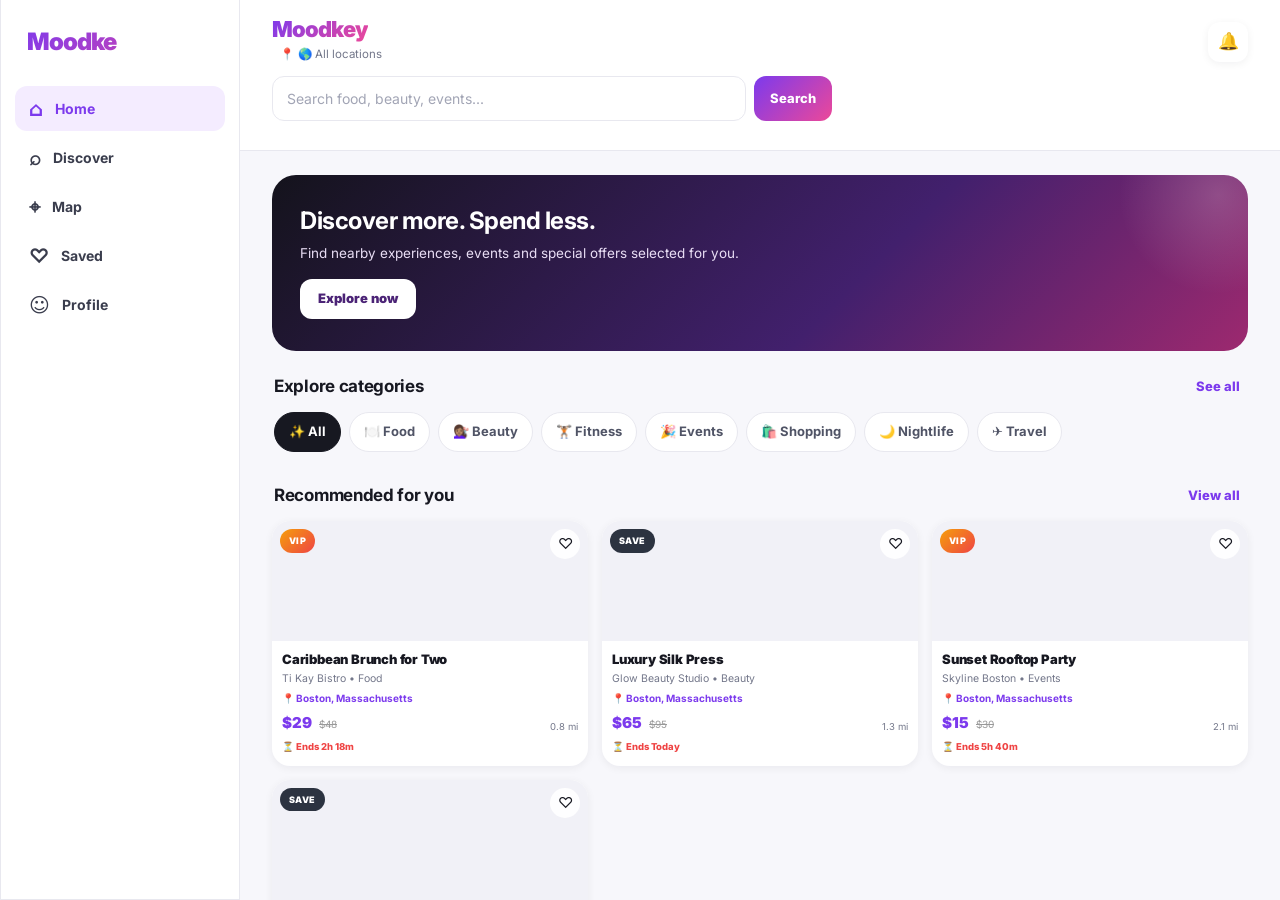
<file: index.html>
<head>
  <meta charset="UTF-8" />
  <meta name="viewport" content="width=device-width, initial-scale=1.0, viewport-fit=cover" />
  <meta name="theme-color" content="#7c3aed" />
  <meta name="description" content="Moodke — Discover more. Spend less. Find nearby experiences, events and special offers selected for you." />
  <title>Moodke — Discover More. Spend Less.</title>

  <!-- PWA -->
  <link rel="manifest" href="manifest.json" />
  <meta name="mobile-web-app-capable" content="yes" />
  <meta name="apple-mobile-web-app-capable" content="yes" />
  <meta name="apple-mobile-web-app-status-bar-style" content="default" />
  <meta name="apple-mobile-web-app-title" content="Moodke" />
  <meta name="application-name" content="Moodke" />
  <meta name="format-detection" content="telephone=no" />

  <!-- Icons -->
  <link rel="icon" type="image/svg+xml" href="images/icon.svg" />
  <link rel="apple-touch-icon" href="images/icon-192.png" />

  <!-- Fonts -->
  <link rel="preconnect" href="https://fonts.googleapis.com">
  <link rel="preconnect" href="https://fonts.gstatic.com" crossorigin>
  <link rel="stylesheet" href="https://fonts.googleapis.com/css2?family=Inter:wght@400;500;600;700;800;900&display=swap">

  <!-- Styles -->
  <link rel="stylesheet" href="css/style.css" />
</head>
<body>
  <a href="#main" class="skip-link">Skip to content</a>

  <div class="app">
    <header class="topbar" role="banner">
      <div class="brandrow">
        <div>
          <div class="brand"><span>Moodkey</span></div>
          <button class="location" id="locationBtn" type="button" onclick="openLocationModal()">
            📍 <span id="locationLabel">🌎 All locations</span>
          </button>
        </div>
        <button class="iconbtn" id="notifBtn" aria-label="Notifications" type="button">🔔</button>
      </div>

      <form class="searchbar" role="search" onsubmit="event.preventDefault(); go('search');">
        <input
          id="searchInput"
          type="search"
          placeholder="Search food, beauty, events..."
          aria-label="Search offers"
          autocomplete="off"
        />
        <button id="searchBtn" type="submit">Search</button>
      </form>
    </header>

    <main id="main" role="main">
      <!-- HOME -->
      <section id="home" class="page active" aria-labelledby="home-title">
        <div class="hero">
          <h1 id="home-title">Discover more. Spend less.</h1>
          <p>Find nearby experiences, events and special offers selected for you.</p>
          <button type="button" onclick="go('categories')">Explore now</button>
        </div>

        <div class="sectionhead">
          <h2>Explore categories</h2>
          <button class="linkbtn" type="button" onclick="go('categories')">See all</button>
        </div>
        <div class="chips" id="categoryChips"></div>

        <div class="sectionhead">
          <h2>Recommended for you</h2>
          <button class="linkbtn" type="button" onclick="go('search')">View all</button>
        </div>
        <div class="grid" id="homeOffers"></div>

        <!-- NEW THIS WEEK -->
        <div id="newSection" style="display:none">
          <div class="sectionhead">
            <h2>🆕 New this week</h2>
            <button class="linkbtn" type="button" onclick="go('search')">See all</button>
          </div>
          <div class="list" id="newOffers"></div>
        </div>

        <div class="sectionhead"><h2>Ending soon</h2></div>
        <div class="list" id="endingOffers"></div>
      </section>

      <!-- SEARCH -->
      <section id="search" class="page" aria-labelledby="search-title">
        <div class="sectionhead">
          <h2 id="search-title">Search results</h2>
          <span id="resultCount" class="location"></span>
        </div>
        <div class="chips" id="filterChips"></div>
        <div class="list" id="searchResults" style="margin-top:14px"></div>
      </section>

      <!-- CATEGORIES -->
      <section id="categories" class="page" aria-labelledby="cat-title">
        <div class="sectionhead"><h2 id="cat-title">All categories</h2></div>
        <div class="categorygrid" id="categoryGrid"></div>
      </section>

      <!-- MAP -->
      <section id="map" class="page" aria-labelledby="map-title">
        <div class="sectionhead">
          <h2 id="map-title">Map view</h2>
          <span class="location" id="mapLocationLabel">Offers near you</span>
        </div>
        <div class="map" id="mapBox" aria-label="Map of nearby offers"></div>
      </section>

      <!-- FAVORITES -->
      <section id="favorites" class="page" aria-labelledby="fav-title">
        <div class="sectionhead"><h2 id="fav-title">Your favorites</h2></div>
        <div class="list" id="favoriteList"></div>
      </section>

      <!-- PROFILE -->
      <section id="profile" class="page" aria-labelledby="profile-title">

        <div id="noProfile" class="card profilehead">
          <div class="avatar" aria-hidden="true">?</div>
          <h2 style="margin:12px 0 6px">Welcome to Moodke</h2>
          <p class="location" style="justify-content:center;margin-bottom:18px">
            Create a profile to get started
          </p>

          <div class="rolepick">
            <button class="rolecard" type="button" onclick="startProfile('personal')">
              <div class="rolecard-icon">👤</div>
              <strong>Personal</strong>
              <small>Discover offers & save favorites</small>
            </button>

            <button class="rolecard" type="button" onclick="startProfile('business')">
              <div class="rolecard-icon">🏪</div>
              <strong>Business</strong>
              <small>Publish offers & reach customers</small>
            </button>
          </div>
        </div>

        <div id="createProfileForm" class="card" style="display:none">
          <div class="sectionhead" style="margin-top:0">
            <h2 id="profileFormTitle">Create personal profile</h2>
            <button class="linkbtn" type="button" onclick="cancelProfile()">Cancel</button>
          </div>

          <form onsubmit="saveProfile(event)">
            <label for="pf-name">Full name</label>
            <input id="pf-name" name="name" required placeholder="Your name" />

            <label for="pf-email">Email</label>
            <input id="pf-email" name="email" type="email" required placeholder="you@email.com" />

            <div id="bizFields" style="display:none">
              <label for="pf-biz">Business name</label>
              <input id="pf-biz" name="businessName" placeholder="Your business" />

              <label for="pf-cat">Business category</label>
              <select id="pf-cat" name="businessCategory">
                <option>Food</option>
                <option>Beauty</option>
                <option>Fitness</option>
                <option>Events</option>
                <option>Shopping</option>
                <option>Services</option>
                <option>Cafés</option>
                <option>Wellness</option>
              </select>

              <label for="pf-state">State</label>
              <select id="pf-state" name="state">
                <option value="">Select a state</option>
              </select>

              <label for="pf-city">City</label>
              <input id="pf-city" name="city" placeholder="City" />

              <label for="pf-address">Street address</label>
              <input id="pf-address" name="address" placeholder="123 Main St" />
            </div>

            <label for="pf-phone">Phone (optional)</label>
            <input id="pf-phone" name="phone" placeholder="+1 555 000 0000" />

            <button class="primarybtn" type="submit">Create profile</button>
          </form>
        </div>

        <div id="profileActive" style="display:none">
          <div class="card profilehead">
            <div class="avatar" id="profileAvatar" aria-hidden="true">MB</div>
            <h2 id="profileName" style="margin-bottom:4px">Manouche</h2>
            <div class="location" id="profileMeta" style="justify-content:center">
              Moodke Explorer
            </div>

            <div class="statrow">
              <div class="stat"><strong id="savedStat">0</strong><small>Saved</small></div>
              <div class="stat"><strong>$84</strong><small>Savings</small></div>
              <div class="stat"><strong>12</strong><small>Visits</small></div>
            </div>

            <div class="roleToggle">
              <button id="userRoleBtn" class="active" type="button" onclick="setRole('user')">Customer</button>
              <button id="businessRoleBtn" type="button" onclick="setRole('business')">Business</button>
            </div>
          </div>

          <div id="customerMenu" class="card">
            <div class="menuitem"><span>🎟️ My reservations</span><span>›</span></div>
            <div class="menuitem"><span>🌐 Language</span><span>English ›</span></div>
            <div class="menuitem" onclick="logout()" style="color:var(--danger)">
              <span>🚪 Log out</span><span>›</span>
            </div>
          </div>

          <div id="businessPanel" style="display:none">
            <div class="bizinfo card">
              <div class="bizinfo-row">
                <span>🏢 <strong id="bizNameLabel">—</strong></span>
                <span id="bizCatLabel" class="biztag">—</span>
              </div>
              <div class="bizinfo-row" style="color:var(--muted);font-size:12px">
                📍 <span id="bizAddrLabel">—</span>
              </div>
            </div>

            <div class="dashboardstats">
              <div class="dashstat"><small>Offer views</small><strong id="viewStat">1,248</strong></div>
              <div class="dashstat"><small>Saves</small><strong id="saveBizStat">86</strong></div>
              <div class="dashstat"><small>Reservations</small><strong>34</strong></div>
              <div class="dashstat"><small>Conversion</small><strong>8.2%</strong></div>
            </div>

            <button class="primarybtn" type="button" onclick="openCreateOffer()">
              ＋ Create a new offer
            </button>

            <div class="sectionhead"><h2>Your active offers</h2></div>
            <div class="list" id="businessOffers"></div>

            <div class="menuitem" onclick="logout()" style="color:var(--danger);margin-top:14px">
              <span>🚪 Log out</span><span>›</span>
            </div>
          </div>
        </div>

      </section>
    </main>

    <nav class="bottomnav" role="navigation" aria-label="Primary">
      <button class="navbtn active" data-page="home" type="button" onclick="go('home')"><span>⌂</span>Home</button>
      <button class="navbtn" data-page="search" type="button" onclick="go('search')"><span>⌕</span>Discover</button>
      <button class="navbtn" data-page="map" type="button" onclick="go('map')"><span>⌖</span>Map</button>
      <button class="navbtn" data-page="favorites" type="button" onclick="go('favorites')"><span>♡</span>Saved</button>
      <button class="navbtn" data-page="profile" type="button" onclick="go('profile')"><span>☺</span>Profile</button>
    </nav>
  </div>

  <!-- Detail Modal -->
  <div class="modal" id="detailModal" role="dialog" aria-modal="true">
    <div class="sheet">
      <button class="close" type="button" onclick="closeModal('detailModal')" aria-label="Close">×</button>
      <div id="detailContent"></div>
    </div>
  </div>

  <!-- Location Modal -->
  <div class="modal" id="locationModal" role="dialog" aria-modal="true" aria-labelledby="locTitle">
    <div class="sheet">
      <button class="close" type="button" onclick="closeModal('locationModal')" aria-label="Close">×</button>
      <h2 id="locTitle">Where are you looking?</h2>
      <p style="color:var(--muted);font-size:13px;margin-top:0">
        We'll show offers available in your area. Leave empty to see all offers.
      </p>

      <form onsubmit="saveLocation(event)">
        <label for="loc-state">State</label>
        <select id="loc-state" name="state">
          <option value="">All states</option>
        </select>

        <label for="loc-city">City (optional)</label>
        <input id="loc-city" name="city" placeholder="e.g. Boston" />

        <button class="primarybtn" type="submit">Apply filter</button>
        <button class="secondarybtn" type="button" onclick="clearLocation()">Show all locations</button>
      </form>
    </div>
  </div>

  <!-- Create Modal -->
  <div class="modal" id="createModal" role="dialog" aria-modal="true">
    <div class="sheet">
      <button class="close" type="button" onclick="closeModal('createModal')" aria-label="Close">×</button>
      <h2 id="createTitle">Create an offer</h2>

      <form id="offerForm" onsubmit="createOffer(event)">

        <label>Offer image</label>
        <div class="upload-zone" id="uploadZone" onclick="document.getElementById('offerImage').click()">
          <input type="file" id="offerImage" name="image" accept="image/*" hidden />
          <div class="upload-placeholder" id="uploadPlaceholder">
            <div class="upload-icon">📷</div>
            <div class="upload-text">
              <strong>Click to upload</strong>
              <small>PNG, JPG, WEBP • Max 5MB</small>
            </div>
          </div>
          <img id="uploadPreview" class="upload-preview" alt="Preview" style="display:none" />
          <button type="button" class="upload-remove" id="uploadRemove" style="display:none"
                  onclick="event.stopPropagation();clearUpload()" aria-label="Remove image">×</button>
        </div>

        <label for="of-title">Offer title</label>
        <input id="of-title" name="title" required placeholder="Example: 30% off brunch" />

        <label for="of-biz">Business name</label>
        <input id="of-biz" name="business" required placeholder="Your business" />

        <label for="of-cat">Category</label>
        <select id="of-cat" name="category">
          <option>Food</option>
          <option>Beauty</option>
          <option>Fitness</option>
          <option>Events</option>
          <option>Shopping</option>
          <option>Services</option>
          <option>Cafés</option>
          <option>Wellness</option>
        </select>

        <div class="locgrid">
          <div>
            <label for="of-state">State</label>
            <select id="of-state" name="state" required>
              <option value="">Select state</option>
            </select>
          </div>
          <div>
            <label for="of-city">City</label>
            <input id="of-city" name="city" required placeholder="City" />
          </div>
        </div>

        <label for="of-addr">Street address</label>
        <input id="of-addr" name="address" placeholder="123 Main St" />

        <label for="of-price">New price</label>
        <input id="of-price" name="price" required placeholder="$25" />

        <label for="of-old">Original price</label>
        <input id="of-old" name="oldPrice" placeholder="$40" />

        <label for="of-desc">Description</label>
        <textarea id="of-desc" name="description" placeholder="Describe the experience and conditions"></textarea>

        <label class="checkline">
          <input type="checkbox" name="vip" /> VIP offer
        </label>

        <button class="primarybtn" type="submit">Publish offer</button>
      </form>
    </div>
  </div>

  <div class="toast" id="toast" role="status" aria-live="polite"></div>

  <script src="js/app.js" defer></script>
</body>
</html>
</file>
<file: css/style.css>
/* =========================================================
   MOODKE — Phone-first, natural scroll, edge-to-edge
   ========================================================= */

/* ========== ROOT ========== */
:root {
  --bg: #f7f7fb;
  --bg-soft: #f1f1f7;
  --card: #ffffff;
  --text: #171821;
  --text-2: #3a3d4d;
  --muted: #73778a;
  --line: #e8e8ef;
  --line-2: #dcdce5;

  --primary: #7c3aed;
  --primary-2: #ec4899;
  --primary-soft: #f4ecff;
  --gradient: linear-gradient(135deg, #7c3aed, #ec4899);
  --gradient-dark: linear-gradient(135deg, #14131c, #42206d 60%, #9d296f);

  --danger: #ef4444;
  --success: #0f9d72;

  --shadow-xs: 0 1px 2px rgba(24, 24, 35, .05);
  --shadow-sm: 0 2px 8px rgba(24, 24, 35, .06);
  --shadow: 0 10px 30px rgba(24, 24, 35, .08);
  --shadow-lg: 0 20px 45px rgba(24, 24, 35, .12);
  --shadow-primary: 0 8px 24px rgba(124, 58, 237, .30);

  --radius: 22px;
  --radius-lg: 28px;
  --ease: cubic-bezier(.4, 0, .2, 1);
  --ease-spring: cubic-bezier(.34, 1.56, .64, 1);
  --speed: .25s;

  --safe-top: env(safe-area-inset-top, 0px);
  --safe-bottom: env(safe-area-inset-bottom, 0px);

  --nav-h: 62px;
}

/* =========================================================
   RESET — IMPORTANT: pa gen height: 100%, scroll natirèl
   ========================================================= */
*, *::before, *::after { box-sizing: border-box; }

html {
  margin: 0;
  padding: 0;
  -webkit-text-size-adjust: 100%;
  scroll-behavior: smooth;
  /* PA GEN height oswa overflow */
}

body {
  margin: 0;
  padding: 0;
  background: var(--bg);
  font-family: 'Inter', system-ui, -apple-system, BlinkMacSystemFont, "Segoe UI", sans-serif;
  color: var(--text);
  font-size: 15px;
  line-height: 1.5;
  -webkit-font-smoothing: antialiased;
  -moz-osx-font-smoothing: grayscale;
  overflow-x: hidden;
  /* PA GEN height: 100% — sa bloke scroll */
}

img, svg { max-width: 100%; display: block; }
button, input, select, textarea { font: inherit; color: inherit; }
button { cursor: pointer; border: 0; background: none; }

:focus-visible { outline: 2px solid var(--primary); outline-offset: 2px; border-radius: 8px; }

::-webkit-scrollbar { width: 8px; height: 8px; }
::-webkit-scrollbar-track { background: transparent; }
::-webkit-scrollbar-thumb { background: var(--line-2); border-radius: 999px; }

/* ========== SKIP LINK ========== */
.skip-link {
  position: absolute;
  left: -9999px; top: 0;
  background: var(--text);
  color: #fff;
  padding: 10px 16px;
  z-index: 9999;
  text-decoration: none;
  font-weight: 700;
}
.skip-link:focus { left: 0; }

/* =========================================================
   APP SHELL — scroll natirèl
   ========================================================= */
.app {
  width: 100%;
  min-height: 100vh;
  min-height: 100dvh;
  margin: 0;
  padding: 0;
  padding-bottom: calc(var(--nav-h) + var(--safe-bottom) + 8px);
  background: var(--bg);
  position: relative;
}

/* =========================================================
   TOPBAR — full width sticky
   ========================================================= */
.topbar {
  position: sticky;
  top: 0;
  z-index: 20;
  width: 100%;
  background: rgba(247, 247, 251, .95);
  backdrop-filter: blur(18px) saturate(160%);
  -webkit-backdrop-filter: blur(18px) saturate(160%);
  padding: calc(12px + var(--safe-top)) 14px 10px;
  border-bottom: 1px solid var(--line);
}

.brandrow {
  display: flex;
  justify-content: space-between;
  align-items: center;
  gap: 10px;
}

.brand {
  font-size: 22px;
  font-weight: 900;
  letter-spacing: -1px;
  line-height: 1;
}

.brand span {
  background: var(--gradient);
  -webkit-background-clip: text;
  background-clip: text;
  color: transparent;
}

.location {
  font-size: 11.5px;
  color: var(--muted);
  display: inline-flex;
  align-items: center;
  gap: 4px;
  margin-top: 3px;
  padding: 3px 8px;
  border-radius: 999px;
  transition: background var(--speed) var(--ease), color var(--speed) var(--ease);
}
#locationBtn.active { background: var(--primary-soft); color: var(--primary); font-weight: 700; }

.iconbtn {
  width: 40px; height: 40px;
  border-radius: 12px;
  background: var(--card);
  box-shadow: var(--shadow-sm);
  display: grid;
  place-items: center;
  font-size: 17px;
  transition: transform var(--speed) var(--ease);
  flex-shrink: 0;
}
.iconbtn:active { transform: scale(.92); }

.searchbar { display: flex; gap: 8px; margin-top: 10px; }

.searchbar input {
  flex: 1;
  min-width: 0;
  border: 1px solid var(--line);
  background: #fff;
  border-radius: 12px;
  padding: 11px 14px;
  font-size: 14px;
  outline: none;
}
.searchbar input:focus {
  border-color: var(--primary);
  box-shadow: 0 0 0 4px rgba(124, 58, 237, .12);
}
.searchbar input::placeholder { color: #a2a5b5; }

.searchbar button {
  border-radius: 12px;
  padding: 0 16px;
  background: var(--gradient);
  color: #fff;
  font-weight: 800;
  font-size: 13px;
  flex-shrink: 0;
}
.searchbar button:active { transform: scale(.96); }

/* =========================================================
   MAIN — 0 padding, scroll natirèl
   ========================================================= */
main {
  width: 100%;
  padding: 0;
  display: block;
}

.page { display: none; }
.page.active { display: block; }

/* =========================================================
   HERO — edge-to-edge
   ========================================================= */
.hero {
  background: var(--gradient-dark);
  color: #fff;
  border-radius: 0;
  margin: 0;
  padding: 24px 18px;
  position: relative;
  overflow: hidden;
  isolation: isolate;
}

.hero::before {
  content: "";
  position: absolute;
  width: 200px; height: 200px;
  border-radius: 50%;
  background: radial-gradient(circle, rgba(255,255,255,.18), transparent 70%);
  right: -70px; top: -80px;
  z-index: -1;
}

.hero h1 {
  font-size: 24px;
  line-height: 1.15;
  margin: 0 0 8px;
  letter-spacing: -.5px;
}

.hero p {
  margin: 0 0 16px;
  color: #e9def5;
  font-size: 13.5px;
}

.hero button {
  background: #fff;
  color: #4b2376;
  padding: 10px 18px;
  border-radius: 12px;
  font-weight: 900;
  font-size: 13px;
}
.hero button:active { transform: scale(.97); }

/* =========================================================
   SECTION HEAD — padding entèn
   ========================================================= */
.sectionhead {
  display: flex;
  justify-content: space-between;
  align-items: center;
  margin: 0;
  padding: 18px 16px 10px;
  gap: 10px;
}
.sectionhead h2 { font-size: 17px; margin: 0; letter-spacing: -.3px; }

.linkbtn {
  color: var(--primary);
  font-weight: 800;
  font-size: 13px;
  padding: 4px 6px;
  border-radius: 8px;
}

/* =========================================================
   CHIPS — padding entèn
   ========================================================= */
.chips {
  display: flex;
  gap: 8px;
  overflow-x: auto;
  padding: 0 16px 10px;
  scrollbar-width: none;
  -webkit-overflow-scrolling: touch;
}
.chips::-webkit-scrollbar { display: none; }

.chip {
  white-space: nowrap;
  border: 1px solid var(--line);
  background: #fff;
  padding: 9px 14px;
  border-radius: 999px;
  font-weight: 700;
  font-size: 13px;
  color: #505466;
  flex-shrink: 0;
}
.chip.active {
  background: var(--text);
  color: #fff;
  border-color: var(--text);
}

/* =========================================================
   GRID — 2 KOLÒN, séparateur liy, edge-to-edge
   ========================================================= */
.grid {
  display: grid;
  grid-template-columns: repeat(2, 1fr);   /* ← 2 kolòn */
  gap: 0;
  background: var(--line);                  /* Koulè séparateur */
}

.grid > * {
  background: var(--card);
}

/* =========================================================
   OFFER CARD — edge-to-edge
   ========================================================= */
.offer {
  background: var(--card);
  border-radius: 0;
  overflow: hidden;
  box-shadow: none;
  position: relative;
  cursor: pointer;
  display: flex;
  flex-direction: column;
  height: 100%;
}
.offer:active { background: var(--bg-soft); }

.offerimg {
  height: 120px;
  background-size: cover;
  background-position: center;
  background-color: var(--bg-soft);
  position: relative;
  flex-shrink: 0;
}

.badge {
  position: absolute;
  left: 8px; top: 8px;
  background: rgba(17, 24, 39, .88);
  backdrop-filter: blur(6px);
  color: #fff;
  border-radius: 999px;
  padding: 5px 9px;
  font-size: 9px;
  font-weight: 900;
  letter-spacing: .4px;
}
.badge.vip { background: linear-gradient(135deg, #f59e0b, #ef4444); }
.badge.new {
  background: linear-gradient(135deg, #10b981, #059669);
  animation: pulseNew 2s ease-in-out infinite;
}

@keyframes pulseNew {
  0%, 100% { transform: scale(1); }
  50%      { transform: scale(1.06); }
}

.fav {
  position: absolute;
  right: 8px; top: 8px;
  width: 30px; height: 30px;
  border-radius: 50%;
  background: rgba(255, 255, 255, .95);
  font-size: 15px;
  display: grid;
  place-items: center;
}
.fav:active { transform: scale(.9); }

.offerbody {
  padding: 10px 10px 12px;
  display: flex;
  flex-direction: column;
  flex: 1;
}

.offertitle {
  font-weight: 900;
  font-size: 13px;
  margin-bottom: 4px;
  letter-spacing: -.2px;
  display: -webkit-box;
  -webkit-line-clamp: 2;
  -webkit-box-orient: vertical;
  overflow: hidden;
  line-height: 1.25;
}

.business { font-size: 10.5px; color: var(--muted); margin-bottom: 4px; }

.bizloc {
  font-size: 10px;
  color: var(--primary);
  font-weight: 700;
  margin-bottom: 6px;
  display: flex;
  align-items: center;
  gap: 3px;
}

.dealrow {
  display: flex;
  justify-content: space-between;
  align-items: end;
  gap: 4px;
  margin-top: auto;
}

.price { font-size: 15px; font-weight: 900; color: var(--primary); }
.old { font-size: 10px; text-decoration: line-through; color: #999; margin-left: 3px; }
.distance { font-size: 9.5px; color: var(--muted); }

.countdown {
  font-size: 9.5px;
  color: var(--danger);
  font-weight: 800;
  margin-top: 5px;
}

/* =========================================================
   LIST — edge-to-edge, séparateur
   ========================================================= */
.list {
  display: flex;
  flex-direction: column;
  gap: 0;
  background: var(--line);
}

.wideoffer {
  display: flex;
  background: #fff;
  border-radius: 0;
  overflow: hidden;
  box-shadow: none;
  cursor: pointer;
  min-height: 96px;
}
.wideoffer:active { background: var(--bg-soft); }

.wideoffer .thumb {
  width: 100px;
  min-height: 96px;
  background-size: cover;
  background-position: center;
  background-color: var(--bg-soft);
  flex-shrink: 0;
}

.wideoffer .content {
  padding: 10px 12px;
  flex: 1;
  min-width: 0;
  display: flex;
  flex-direction: column;
  justify-content: center;
}

.wideoffer .offertitle { font-size: 13.5px; }
.wideoffer .price { font-size: 15px; }

/* =========================================================
   CARD — edge-to-edge
   ========================================================= */
.card {
  background: #fff;
  border-radius: 0;
  padding: 16px;
  box-shadow: none;
  margin-bottom: 0;
  border-bottom: 1px solid var(--line);
}

/* =========================================================
   CATEGORY GRID — 2 KOLÒN (olye 3)
   ========================================================= */
.categorygrid {
  display: grid;
  grid-template-columns: repeat(2, 1fr);   /* ← 2 kolòn */
  gap: 0;
  background: var(--line);
}
.categorygrid > * {
  background: #fff;
}

.category {
  background: #fff;
  border-radius: 0;
  padding: 22px 10px;
  text-align: center;
  font-weight: 800;
  font-size: 13px;
  cursor: pointer;
  width: 100%;
  display: block;
}
.category:active { background: var(--bg-soft); }
.category span { display: block; font-size: 28px; margin-bottom: 6px; }

/* =========================================================
   MAP
   ========================================================= */
.map {
  height: 70vh;
  min-height: 400px;
  border-radius: 0;
  background:
    radial-gradient(circle at 25% 25%, #d9f3e5 0 10%, transparent 11%),
    radial-gradient(circle at 70% 35%, #cfe2ff 0 12%, transparent 13%),
    linear-gradient(35deg, #eef0f5 25%, transparent 25% 75%, #eef0f5 75%),
    #fff;
  position: relative;
  overflow: hidden;
}

.road { position: absolute; background: #d4d6dd; border-radius: 10px; }
.road.r1 { width: 700px; height: 18px; transform: rotate(25deg); left: -120px; top: 180px; }
.road.r2 { width: 18px; height: 600px; transform: rotate(12deg); left: 230px; top: -40px; }

.pin {
  position: absolute;
  width: 42px; height: 42px;
  border-radius: 50% 50% 50% 0;
  transform: rotate(-45deg);
  background: var(--gradient);
  color: #fff;
  box-shadow: var(--shadow-primary);
  display: grid;
  place-items: center;
}
.pin span { display: block; transform: rotate(45deg); font-weight: 900; }

/* =========================================================
   EMPTY
   ========================================================= */
.empty {
  text-align: center;
  color: var(--muted);
  padding: 50px 20px;
  font-size: 14px;
  background: #fff;
}

/* =========================================================
   PROFILE — edge-to-edge
   ========================================================= */
.profilehead {
  text-align: center;
  padding: 26px 20px;
  background: #fff;
  border-radius: 0;
  border-bottom: 1px solid var(--line);
  margin-bottom: 0;
}

.avatar {
  width: 78px; height: 78px;
  border-radius: 50%;
  margin: auto;
  background: var(--gradient);
  display: grid;
  place-items: center;
  color: #fff;
  font-size: 28px;
  font-weight: 900;
  box-shadow: var(--shadow-primary);
}

.statrow {
  display: grid;
  grid-template-columns: repeat(3, 1fr);
  gap: 8px;
  margin-top: 16px;
}

.stat {
  background: var(--primary-soft);
  border-radius: 14px;
  padding: 12px;
  text-align: center;
}
.stat strong { display: block; font-size: 18px; }
.stat small { color: var(--muted); font-size: 11px; }

.menuitem {
  display: flex;
  justify-content: space-between;
  align-items: center;
  padding: 16px;
  border-bottom: 1px solid var(--line);
  font-size: 14px;
  cursor: pointer;
  background: #fff;
}
.menuitem:active { background: var(--bg-soft); }
.menuitem:last-child { border-bottom: 0; }

/* =========================================================
   BUSINESS INFO
   ========================================================= */
.bizinfo {
  padding: 14px 16px;
  border-bottom: 1px solid var(--line);
  background: #fff;
}
.bizinfo-row {
  display: flex;
  justify-content: space-between;
  align-items: center;
  gap: 10px;
  padding: 4px 0;
}
.biztag {
  background: var(--primary-soft);
  color: var(--primary);
  font-size: 11px;
  font-weight: 800;
  padding: 4px 10px;
  border-radius: 999px;
}

/* =========================================================
   DASHBOARD
   ========================================================= */
.dashboardstats {
  display: grid;
  grid-template-columns: 1fr 1fr;
  gap: 1px;
  background: var(--line);
  margin-bottom: 0;
}
.dashstat {
  padding: 16px;
  background: #fff;
}
.dashstat small { color: var(--muted); font-size: 11px; }
.dashstat strong { display: block; font-size: 22px; margin-top: 6px; }

/* =========================================================
   FORMS — padding entèn
   ========================================================= */
form { padding: 0 16px 16px; }

form label {
  display: block;
  font-size: 12px;
  font-weight: 800;
  margin: 14px 0 6px;
  color: var(--text-2);
}

form input, form select, form textarea {
  width: 100%;
  border: 1px solid var(--line);
  border-radius: 12px;
  padding: 12px 14px;
  background: #fff;
  font-size: 14px;
  outline: none;
}
form input:focus, form select:focus, form textarea:focus {
  border-color: var(--primary);
  box-shadow: 0 0 0 4px rgba(124, 58, 237, .12);
}
form textarea { min-height: 90px; resize: vertical; }

.locgrid { display: grid; grid-template-columns: 1fr 1fr; gap: 10px; }

.checkline {
  display: flex !important;
  align-items: center;
  gap: 8px;
  margin-top: 14px !important;
  font-weight: 700;
  cursor: pointer;
}
.checkline input { width: auto; }

.primarybtn {
  width: 100%;
  border-radius: 12px;
  padding: 14px;
  background: var(--gradient);
  color: #fff;
  font-weight: 900;
  font-size: 14px;
  margin-top: 16px;
  box-shadow: var(--shadow-primary);
}
.primarybtn:active { transform: scale(.98); }

.secondarybtn {
  width: 100%;
  border: 1px solid var(--line);
  border-radius: 12px;
  padding: 13px;
  background: #fff;
  font-weight: 800;
  font-size: 13px;
  margin-top: 10px;
}

/* =========================================================
   ROLE TOGGLE
   ========================================================= */
.roleToggle {
  display: flex;
  background: var(--bg-soft);
  border-radius: 12px;
  padding: 4px;
  margin-top: 14px;
}
.roleToggle button {
  flex: 1;
  padding: 10px;
  border-radius: 9px;
  background: transparent;
  font-weight: 800;
  font-size: 13px;
  color: var(--muted);
}
.roleToggle button.active {
  background: #fff;
  color: var(--text);
}

/* =========================================================
   BOTTOM NAV — FULL WIDTH, edge-to-edge
   ========================================================= */
.bottomnav {
  position: fixed;
  bottom: 0;
  left: 0;
  right: 0;
  width: 100vw;
  z-index: 30;
  background: #fff;
  border-top: 1px solid var(--line);
  display: grid;
  grid-template-columns: repeat(5, 1fr);
  padding: 6px 0;
  padding-bottom: calc(6px + var(--safe-bottom));
  height: var(--nav-h);
  /* Pou iOS safe area */
  padding-left: var(--safe-bottom);
  padding-right: var(--safe-bottom);
  box-sizing: border-box;
}

.navbtn {
  color: #9295a3;
  font-size: 10px;
  font-weight: 800;
  padding: 4px;
  display: flex;
  flex-direction: column;
  align-items: center;
  justify-content: center;
  gap: 2px;
  transition: color var(--speed) var(--ease);
  min-width: 0;
  overflow: hidden;
}
.navbtn:active { background: var(--bg-soft); }
.navbtn span {
  font-size: 21px;
  line-height: 1;
}
.navbtn.active { color: var(--primary); }

/* =========================================================
   MODAL
   ========================================================= */
.modal {
  position: fixed;
  inset: 0;
  background: rgba(12, 12, 18, .55);
  backdrop-filter: blur(4px);
  display: none;
  align-items: flex-end;
  justify-content: center;
  z-index: 50;
  padding: 0;
}
.modal.open { display: flex; animation: fadeBg .2s var(--ease); }

@keyframes fadeBg { from { opacity: 0; } to { opacity: 1; } }

.sheet {
  width: 100%;
  max-width: 100%;
  max-height: 92vh;
  overflow-y: auto;
  background: #fff;
  border-radius: 22px 22px 0 0;
  padding: 20px 18px calc(24px + var(--safe-bottom));
  animation: slideUp .35s var(--ease);
}

@keyframes slideUp {
  from { transform: translateY(100%); }
  to { transform: translateY(0); }
}

.close {
  float: right;
  background: var(--bg-soft);
  width: 38px; height: 38px;
  border-radius: 50%;
  font-size: 20px;
  display: grid;
  place-items: center;
}

.detailimg {
  height: 220px;
  border-radius: 14px;
  background-size: cover;
  background-position: center;
  background-color: var(--bg-soft);
  margin-top: 45px;
}

/* =========================================================
   TOAST
   ========================================================= */
.toast {
  position: fixed;
  left: 50%;
  bottom: calc(var(--nav-h) + 20px + var(--safe-bottom));
  transform: translateX(-50%);
  background: var(--text);
  color: #fff;
  padding: 11px 18px;
  border-radius: 999px;
  display: none;
  z-index: 100;
  font-size: 13px;
  font-weight: 600;
  box-shadow: var(--shadow-lg);
  animation: toastIn .3s var(--ease-spring);
  max-width: 90vw;
  text-align: center;
}

@keyframes toastIn {
  from { opacity: 0; transform: translateX(-50%) translateY(12px) scale(.9); }
  to   { opacity: 1; transform: translateX(-50%) translateY(0) scale(1); }
}

/* =========================================================
   UPLOAD ZONE
   ========================================================= */
.upload-zone {
  position: relative;
  border: 2px dashed var(--line-2);
  border-radius: 14px;
  padding: 20px;
  background: var(--bg-soft);
  text-align: center;
  cursor: pointer;
  min-height: 150px;
  display: flex;
  align-items: center;
  justify-content: center;
  overflow: hidden;
}
.upload-zone.dragover { border-color: var(--primary); background: var(--primary-soft); }

.upload-placeholder {
  display: flex;
  flex-direction: column;
  align-items: center;
  gap: 8px;
  color: var(--muted);
}
.upload-icon { font-size: 36px; }
.upload-text strong { display: block; font-size: 14px; color: var(--text); margin-bottom: 2px; }
.upload-text small { font-size: 11px; color: var(--muted); }

.upload-preview {
  width: 100%;
  height: 200px;
  object-fit: cover;
  border-radius: 12px;
  display: block;
}

.upload-remove {
  position: absolute;
  top: 10px; right: 10px;
  width: 32px; height: 32px;
  border-radius: 50%;
  background: rgba(17, 24, 39, .85);
  color: #fff;
  font-size: 18px;
  display: grid;
  place-items: center;
  z-index: 2;
}

/* =========================================================
   ROLE PICKER
   ========================================================= */
.rolepick {
  display: grid;
  grid-template-columns: 1fr 1fr;
  gap: 10px;
  margin-top: 8px;
}
.rolecard {
  background: var(--card);
  border: 2px solid var(--line);
  border-radius: 16px;
  padding: 18px 12px;
  text-align: center;
  cursor: pointer;
}
.rolecard:active { transform: scale(.97); }
.rolecard-icon { font-size: 32px; margin-bottom: 8px; }
.rolecard strong { display: block; font-size: 14px; margin-bottom: 4px; }
.rolecard small { color: var(--muted); font-size: 11px; line-height: 1.35; display: block; }

/* =========================================================
   PWA INSTALL
   ========================================================= */
.pwa-install {
  position: fixed;
  bottom: calc(var(--nav-h) + 16px + var(--safe-bottom));
  left: 50%;
  transform: translateX(-50%);
  z-index: 60;
  background: var(--gradient);
  color: #fff;
  font-weight: 800;
  font-size: 13px;
  padding: 12px 20px;
  border-radius: 999px;
  box-shadow: var(--shadow-primary);
  white-space: nowrap;
}

.install-prompt {
  position: fixed;
  z-index: 100;
  right: 16px;
  bottom: calc(var(--nav-h) + 16px + var(--safe-bottom));
  left: 16px;
  max-width: 440px;
  margin-inline: auto;
  padding: 18px;
  border: 1px solid var(--border);
  border-radius: 18px;
  background: var(--card);
  box-shadow: 0 12px 40px rgba(20, 20, 40, .24);
}

.install-prompt strong { display: block; padding-right: 32px; font-size: 16px; }
.install-prompt p { margin: 7px 0 14px; color: var(--muted); font-size: 13px; line-height: 1.45; }
.install-prompt-close {
  position: absolute;
  top: 10px;
  right: 12px;
  width: 32px;
  height: 32px;
  border-radius: 50%;
  background: var(--bg-soft);
  font-size: 22px;
  line-height: 1;
}
.install-prompt-action {
  width: 100%;
  padding: 12px 16px;
  border-radius: 12px;
  background: var(--gradient);
  color: #fff;
  font-weight: 800;
}

/* =========================================================
   ADMIN PANEL
   ========================================================= */
.admin-sheet { max-width: 100%; }
.admin-panel { min-height: 60vh; }

.admin-tabs {
  display: flex;
  gap: 6px;
  background: var(--bg-soft);
  padding: 5px;
  border-radius: 12px;
  margin: 16px 0 18px;
  overflow-x: auto;
  scrollbar-width: none;
}
.admin-tabs::-webkit-scrollbar { display: none; }

.admin-tab {
  flex: 1;
  min-width: fit-content;
  padding: 10px 14px;
  border-radius: 9px;
  background: transparent;
  font-weight: 800;
  font-size: 13px;
  color: var(--muted);
  white-space: nowrap;
}
.admin-tab.active {
  background: #fff;
  color: var(--text);
  box-shadow: 0 3px 10px rgba(0, 0, 0, .08);
}

.admin-content { min-height: 300px; }

.admin-stats-grid {
  display: grid;
  grid-template-columns: repeat(auto-fill, minmax(140px, 1fr));
  gap: 10px;
}
.admin-stat {
  background: var(--bg-soft);
  border-radius: 12px;
  padding: 14px;
}
.admin-stat small {
  color: var(--muted);
  font-size: 11px;
  font-weight: 700;
  text-transform: uppercase;
  letter-spacing: .5px;
}
.admin-stat strong { display: block; font-size: 24px; font-weight: 900; margin-top: 6px; }
.admin-stat.highlight { background: var(--gradient); color: #fff; }
.admin-stat.highlight small { color: rgba(255,255,255,.85); }

.admin-list { display: flex; flex-direction: column; gap: 8px; }

.admin-row {
  display: flex;
  align-items: center;
  gap: 12px;
  padding: 12px 14px;
  background: var(--bg-soft);
  border-radius: 12px;
}

.admin-row-avatar {
  width: 40px; height: 40px;
  flex-shrink: 0;
  border-radius: 10px;
  background: var(--gradient);
  color: #fff;
  font-weight: 900;
  font-size: 14px;
  display: grid;
  place-items: center;
}
.admin-row-avatar.biz { background: linear-gradient(135deg, #f59e0b, #ef4444); }
.admin-row-avatar.suspended { background: linear-gradient(135deg, #6b7280, #374151); }

.admin-row-info { flex: 1; min-width: 0; }
.admin-row-info strong {
  display: block;
  font-size: 13px;
  font-weight: 800;
  margin-bottom: 2px;
  white-space: nowrap;
  overflow: hidden;
  text-overflow: ellipsis;
}
.admin-row-info small {
  display: block;
  color: var(--muted);
  font-size: 11px;
  white-space: nowrap;
  overflow: hidden;
  text-overflow: ellipsis;
}

.admin-row-actions { display: flex; gap: 6px; flex-shrink: 0; }

.admin-action {
  width: 32px; height: 32px;
  border-radius: 9px;
  background: #fff;
  border: 1px solid var(--line);
  display: grid;
  place-items: center;
  font-size: 13px;
}
.admin-action.danger { border-color: #fecaca; color: var(--danger); }

.admin-badge {
  display: inline-block;
  font-size: 10px;
  font-weight: 900;
  padding: 3px 8px;
  border-radius: 999px;
  margin-left: 6px;
  text-transform: uppercase;
}
.admin-badge.biz { background: #fef3c7; color: #92400e; }
.admin-badge.user { background: #dbeafe; color: #1e40af; }
.admin-badge.vip { background: #fce7f3; color: #9d174d; }
.admin-badge.suspended { background: #fee2e2; color: #991b1b; }
.admin-badge.active { background: #d1fae5; color: #065f46; }
.admin-badge.plan-free { background: #e5e7eb; color: #374151; }
.admin-badge.plan-pro { background: #dbeafe; color: #1e40af; }
.admin-badge.plan-premium { background: var(--gradient); color: #fff; }

.admin-search {
  width: 100%;
  border: 1px solid var(--line);
  border-radius: 10px;
  padding: 10px 14px;
  font-size: 13px;
  margin-bottom: 12px;
  outline: none;
}
.admin-search:focus { border-color: var(--primary); }

.admin-empty {
  text-align: center;
  padding: 40px 20px;
  color: var(--muted);
  font-size: 13px;
}

/* =========================================================
   📱 TABLET (700px+)
   ========================================================= */
@media (min-width: 700px) {
  main {
    padding: 18px clamp(20px, 3vw, 32px) 32px;
  }

  .topbar {
    padding: calc(16px + var(--safe-top)) clamp(20px, 3vw, 32px) 12px;
  }

  .hero {
    border-radius: 24px;
    padding: 32px 28px;
  }

  .grid {
    grid-template-columns: repeat(auto-fill, minmax(220px, 1fr));
    gap: 14px;
    background: transparent;
  }
  .grid > * { border-radius: 18px; overflow: hidden; }

  .offer {
    border-radius: 18px;
    box-shadow: var(--shadow-sm);
  }

  .list { gap: 12px; background: transparent; }
  .wideoffer {
    border-radius: 16px;
    box-shadow: var(--shadow-sm);
  }

  .card {
    border-radius: 20px;
    box-shadow: var(--shadow-sm);
    margin-bottom: 14px;
    border-bottom: 0;
  }

  .categorygrid {
    grid-template-columns: repeat(auto-fill, minmax(150px, 1fr));
    gap: 12px;
    background: transparent;
  }
  .category {
    border-radius: 16px;
    box-shadow: var(--shadow-xs);
    padding: 20px 8px;
  }

  .sectionhead { padding: 22px 2px 12px; }
  .chips { padding: 0 2px 8px; }

  .profilehead {
    border-radius: 20px;
    border-bottom: 0;
    box-shadow: var(--shadow-sm);
    margin-bottom: 14px;
  }

  .menuitem {
    border-radius: 12px;
    border-bottom: 0;
    margin-bottom: 6px;
  }

  .bizinfo { border-radius: 16px; border-bottom: 0; margin-bottom: 14px; }

  .dashboardstats {
    gap: 12px;
    background: transparent;
    margin-bottom: 14px;
  }
  .dashstat { border-radius: 16px; box-shadow: var(--shadow-sm); }

  form { padding: 0; }

  .map { border-radius: 20px; }

  /* Bottom nav → pills flotant */
  .bottomnav {
    width: min(560px, calc(100% - 48px));
    left: 50%;
    right: auto;
    transform: translateX(-50%);
    bottom: 16px;
    border-radius: 999px;
    border: 1px solid var(--line);
    box-shadow: var(--shadow-lg);
    padding: 6px;
    height: auto;
    grid-template-columns: repeat(5, 1fr);
    padding-left: 6px;
    padding-right: 6px;
  }

  .navbtn { border-radius: 999px; }
  .navbtn.active { background: var(--primary-soft); }

  .app { padding-bottom: 100px; }

  .modal { align-items: center; padding: 24px; }
  .sheet {
    max-width: 560px;
    border-radius: 22px;
    margin: 0 auto;
    padding: 24px;
  }
  .admin-sheet { max-width: 900px; }
}

/* =========================================================
   💻 DESKTOP (1024px+)
   ========================================================= */
@media (min-width: 1024px) {
  .app {
    display: grid;
    grid-template-columns: 240px 1fr;
    grid-template-rows: auto 1fr;
    grid-template-areas:
      "sidebar topbar"
      "sidebar main";
    height: 100vh;
    height: 100dvh;
    min-height: 0;
    padding-bottom: 0;
    overflow: hidden;
  }

  .bottomnav {
    grid-area: sidebar;
    position: static;
    width: auto;
    height: 100vh;
    height: 100dvh;
    display: flex;
    flex-direction: column;
    gap: 4px;
    padding: 24px 14px;
    background: #fff;
    border-top: 0;
    border-right: 1px solid var(--line);
    border-radius: 0;
    box-shadow: none;
    transform: none;
    left: auto;
    right: auto;
    bottom: auto;
    overflow-y: auto;
  }

  .bottomnav::before {
    content: "Moodke";
    display: block;
    font-size: 24px;
    font-weight: 900;
    letter-spacing: -1px;
    padding: 0 12px 22px;
    background: var(--gradient);
    -webkit-background-clip: text;
    background-clip: text;
    color: transparent;
  }

  .navbtn {
    display: flex;
    flex-direction: row;
    align-items: center;
    gap: 12px;
    padding: 12px 14px;
    font-size: 14px;
    font-weight: 700;
    text-align: left;
    justify-content: flex-start;
    border-radius: 12px;
    color: var(--text-2);
  }
  .navbtn span { font-size: 20px; margin: 0; }
  .navbtn.active { background: var(--primary-soft); color: var(--primary); }

  .topbar {
    grid-area: topbar;
    position: sticky;
    top: 0;
    padding: 18px 32px 14px;
    background: rgba(255, 255, 255, .92);
    border-bottom: 1px solid var(--line);
  }

  main {
    grid-area: main;
    overflow-y: auto;
    height: 100%;
    padding: 24px 32px 40px;
  }

  .grid { grid-template-columns: repeat(auto-fill, minmax(240px, 1fr)); }

  .modal { align-items: center; padding: 32px; }
  .sheet {
    max-width: 560px;
    border-radius: 22px;
    max-height: 88vh;
    margin: 0;
  }
  .admin-sheet { max-width: 900px; }

  .searchbar { max-width: 560px; }

  .pwa-install {
    bottom: 24px;
    right: 24px;
    left: auto;
    transform: none;
  }
}

/* =========================================================
   🖥️ LARGE DESKTOP
   ========================================================= */
@media (min-width: 1440px) {
  .app { grid-template-columns: 260px 1fr; }
  main { padding: 28px 44px 48px; }
  .grid { grid-template-columns: repeat(auto-fill, minmax(260px, 1fr)); }
}

/* =========================================================
   DARK MODE
   ========================================================= */
@media (prefers-color-scheme: dark) {
  :root {
    --bg: #0f0f15;
    --bg-soft: #17171f;
    --card: #1a1a23;
    --text: #f1f1f7;
    --text-2: #c9cad4;
    --muted: #8b8ea0;
    --line: #26262f;
    --line-2: #33333e;
    --primary-soft: #241a3d;
  }
  .topbar { background: rgba(15,15,21,.95); border-bottom-color: var(--line); }
  .searchbar input, .offer, .wideoffer, .card, .category, .dashstat,
  form input, form select, form textarea, .secondarybtn, .sheet, .bizinfo,
  .admin-tab.active, .admin-action, .menuitem, .profilehead, .empty,
  .grid > *, .categorygrid > *, .list {
    background: var(--card);
  }
  .grid, .categorygrid, .dashboardstats { background: var(--line); }
  .bottomnav { background: var(--card); }
  .roleToggle button.active { background: var(--card); }
  .iconbtn { background: var(--card); }
  .chip { background: var(--card); }
  .chip.active { background: var(--text); }
}

/* =========================================================
   REDUCED MOTION
   ========================================================= */
@media (prefers-reduced-motion: reduce) {
  *, *::before, *::after {
    animation-duration: .01ms !important;
    animation-iteration-count: 1 !important;
    transition-duration: .01ms !important;
  }
}
</file>
